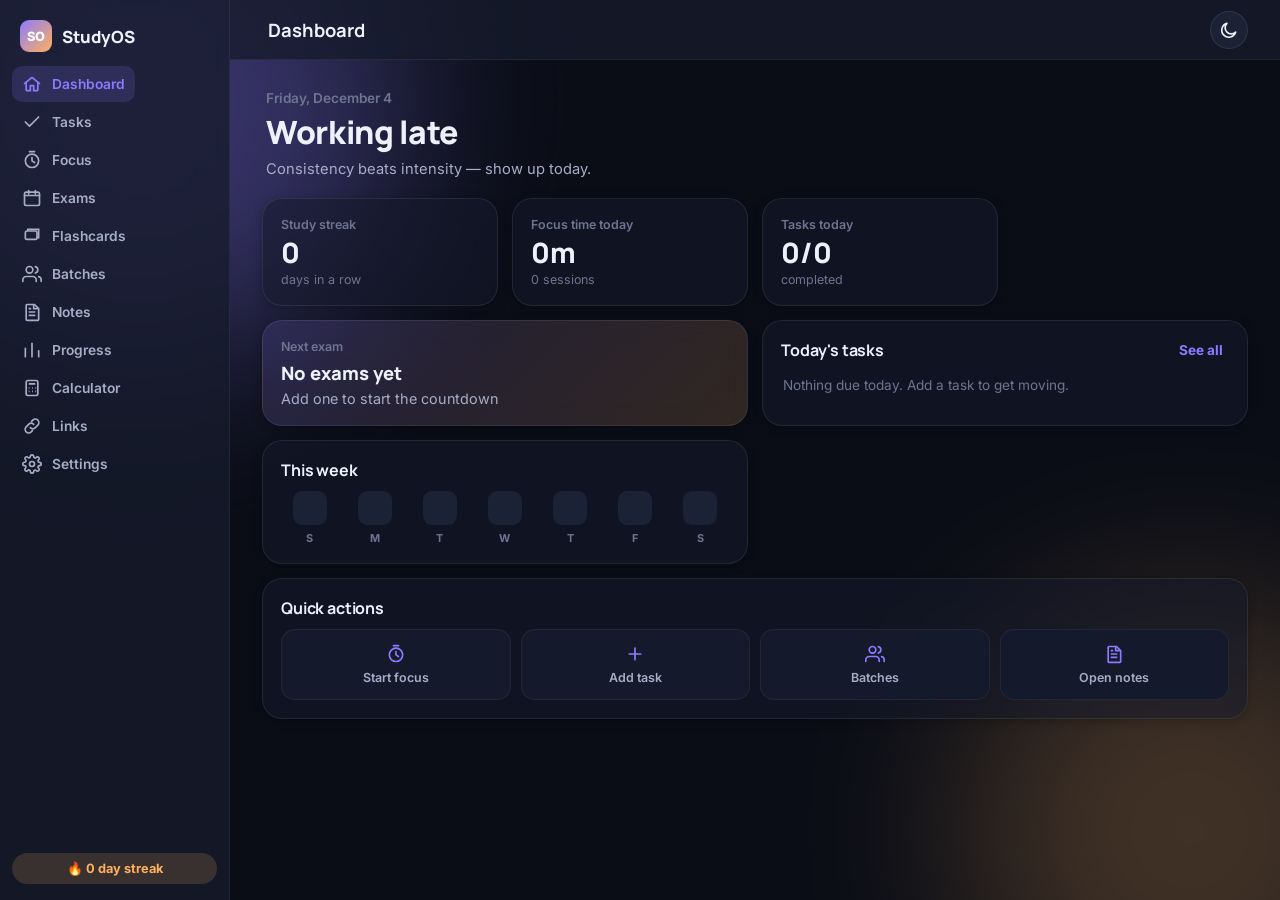
<file: index.html>
<!DOCTYPE html>
<html lang="en">
<head>
<meta charset="UTF-8" />
<meta name="viewport" content="width=device-width, initial-scale=1.0, viewport-fit=cover" />
<title>StudyOS — Your personal student command center</title>
<meta name="description" content="StudyOS: an all-in-one dashboard for students. Tasks, exams, focus timer, flashcards and progress, all in one place." />
<meta name="theme-color" content="#0B0E17" />
<link rel="manifest" href="manifest.webmanifest" />
<link rel="icon" href="assets/icons/icon-192.svg" />
<link rel="apple-touch-icon" href="assets/icons/icon-192.svg" />
<link rel="stylesheet" href="style.css" />
</head>
<body>

<div class="bg-field" aria-hidden="true">
  <div class="bg-glow bg-glow--a"></div>
  <div class="bg-glow bg-glow--b"></div>
</div>

<!-- ===================== DESKTOP SIDEBAR ===================== -->
<nav class="sidenav" aria-label="Primary">
  <div class="sidenav__brand">
    <span class="sidenav__mark">SO</span>
    <span class="sidenav__name">StudyOS</span>
  </div>
  <ul class="sidenav__list" id="sidenavList">
    <li><button class="sidenav__item is-active" data-route="dashboard"><svg class="icon"><use href="#i-home"/></svg><span>Dashboard</span></button></li>
    <li><button class="sidenav__item" data-route="tasks"><svg class="icon"><use href="#i-check"/></svg><span>Tasks</span></button></li>
    <li><button class="sidenav__item" data-route="focus"><svg class="icon"><use href="#i-timer"/></svg><span>Focus</span></button></li>
    <li><button class="sidenav__item" data-route="exams"><svg class="icon"><use href="#i-cal"/></svg><span>Exams</span></button></li>
    <li><button class="sidenav__item" data-route="flashcards"><svg class="icon"><use href="#i-cards"/></svg><span>Flashcards</span></button></li>
    <li><button class="sidenav__item" data-route="batches"><svg class="icon"><use href="#i-batch"/></svg><span>Batches</span></button></li>
    <li><button class="sidenav__item" data-route="notes"><svg class="icon"><use href="#i-notes"/></svg><span>Notes</span></button></li>
    <li><button class="sidenav__item" data-route="progress"><svg class="icon"><use href="#i-chart"/></svg><span>Progress</span></button></li>
    <li><button class="sidenav__item" data-route="calculator"><svg class="icon"><use href="#i-calc"/></svg><span>Calculator</span></button></li>
    <li><button class="sidenav__item" data-route="links"><svg class="icon"><use href="#i-link"/></svg><span>Links</span></button></li>
    <li><button class="sidenav__item" data-route="settings"><svg class="icon"><use href="#i-settings"/></svg><span>Settings</span></button></li>
  </ul>
  <div class="sidenav__foot">
    <div class="streak-pill" id="sideStreak">🔥 0 day streak</div>
  </div>
</nav>

<!-- ===================== MAIN ===================== -->
<main class="app" id="app">

  <header class="topbar">
    <button class="topbar__title" id="topbarTitle">Dashboard</button>
    <div class="topbar__actions">
      <button class="icon-btn" id="themeToggle" aria-label="Toggle theme" title="Toggle theme">
        <svg class="icon"><use href="#i-moon"/></svg>
      </button>
    </div>
  </header>

  <div class="view-scroll" id="viewScroll">

    <!-- ---------- DASHBOARD ---------- -->
    <section class="view" id="view-dashboard" data-view="dashboard">
      <div class="hero-greet">
        <p class="hero-greet__date" id="todayDate">—</p>
        <h1 class="hero-greet__title" id="greeting">Welcome back</h1>
        <p class="hero-greet__quote" id="motivation">Small steps, every day, win the year.</p>
      </div>

      <div class="grid grid--dash">
        <article class="card card--stat">
          <div class="card__label">Study streak</div>
          <div class="card__big" id="statStreak">0</div>
          <div class="card__sub">days in a row</div>
        </article>

        <article class="card card--stat">
          <div class="card__label">Focus time today</div>
          <div class="card__big" id="statFocusToday">0m</div>
          <div class="card__sub" id="statFocusSessions">0 sessions</div>
        </article>

        <article class="card card--stat">
          <div class="card__label">Tasks today</div>
          <div class="card__big" id="statTasksToday">0/0</div>
          <div class="card__sub">completed</div>
        </article>

        <article class="card card--exam" id="nextExamCard">
          <div class="card__label">Next exam</div>
          <div class="card__examname" id="nextExamName">No exams yet</div>
          <div class="card__countdown" id="nextExamCountdown">Add one to start the countdown</div>
        </article>

        <article class="card card--tasks">
          <div class="card__head">
            <h2>Today's tasks</h2>
            <button class="link-btn" data-route="tasks">See all</button>
          </div>
          <ul class="tasklist" id="dashTaskList"></ul>
          <p class="empty-note" id="dashTaskEmpty">Nothing due today. Add a task to get moving.</p>
        </article>

        <article class="card card--progress">
          <div class="card__head">
            <h2>This week</h2>
          </div>
          <div class="weekbar" id="weekBar"></div>
        </article>

        <article class="card card--quick">
          <div class="card__head"><h2>Quick actions</h2></div>
          <div class="quick-actions">
            <button class="quick-btn" data-quick="focus"><svg class="icon"><use href="#i-timer"/></svg>Start focus</button>
            <button class="quick-btn" data-quick="task"><svg class="icon"><use href="#i-plus"/></svg>Add task</button>
            <button class="quick-btn" data-quick="batches"><svg class="icon"><use href="#i-batch"/></svg>Batches</button>
            <button class="quick-btn" data-quick="notes"><svg class="icon"><use href="#i-notes"/></svg>Open notes</button>
          </div>
        </article>
      </div>
    </section>

    <!-- ---------- TASKS ---------- -->
    <section class="view" id="view-tasks" data-view="tasks" hidden>
      <div class="view-head">
        <h1>Tasks</h1>
        <button class="btn btn--primary" id="openTaskForm"><svg class="icon"><use href="#i-plus"/></svg>Add task</button>
      </div>

      <div class="filter-row" role="tablist" aria-label="Filter tasks">
        <button class="chip is-active" data-filter="all" role="tab" aria-selected="true">All</button>
        <button class="chip" data-filter="pending" role="tab" aria-selected="false">Pending</button>
        <button class="chip" data-filter="completed" role="tab" aria-selected="false">Completed</button>
      </div>

      <form class="panel-form" id="taskForm" hidden>
        <div class="field-row">
          <label class="field"><span>Task</span><input type="text" id="taskTitle" required maxlength="120" placeholder="e.g. Finish Physics worksheet" /></label>
        </div>
        <div class="field-row field-row--3">
          <label class="field"><span>Subject</span><input type="text" id="taskSubject" maxlength="40" placeholder="Physics" /></label>
          <label class="field"><span>Due date</span><input type="date" id="taskDue" /></label>
          <label class="field"><span>Priority</span>
            <select id="taskPriority">
              <option value="low">Low</option>
              <option value="medium" selected>Medium</option>
              <option value="high">High</option>
            </select>
          </label>
        </div>
        <div class="form-actions">
          <button type="button" class="btn btn--ghost" id="cancelTaskForm">Cancel</button>
          <button type="submit" class="btn btn--primary">Save task</button>
        </div>
      </form>

      <ul class="tasklist tasklist--full" id="fullTaskList"></ul>
      <div class="empty-state" id="taskEmptyState" hidden>
        <svg class="icon icon--xl"><use href="#i-check"/></svg>
        <p>No tasks here yet.</p>
        <button class="btn btn--primary" data-quick="task">Add your first task</button>
      </div>
    </section>

    <!-- ---------- FOCUS ---------- -->
    <section class="view" id="view-focus" data-view="focus" hidden>
      <div class="view-head"><h1>Focus</h1></div>

      <div class="focus-wrap">
        <div class="focus-modes" role="tablist" aria-label="Focus mode">
          <button class="chip is-active" data-mode="focus" role="tab" aria-selected="true">Focus</button>
          <button class="chip" data-mode="short" role="tab" aria-selected="false">Short break</button>
          <button class="chip" data-mode="long" role="tab" aria-selected="false">Long break</button>
        </div>

        <div class="timer-ring-wrap">
          <svg class="timer-ring" viewBox="0 0 220 220" aria-hidden="true">
            <circle class="timer-ring__track" cx="110" cy="110" r="98" />
            <circle class="timer-ring__progress" id="timerRingProgress" cx="110" cy="110" r="98" />
          </svg>
          <div class="timer-center">
            <div class="timer-time" id="timerDisplay">25:00</div>
            <div class="timer-session" id="timerSessionLabel">Session 1</div>
          </div>
        </div>

        <div class="timer-controls">
          <button class="icon-btn icon-btn--lg" id="timerReset" aria-label="Reset"><svg class="icon"><use href="#i-reset"/></svg></button>
          <button class="btn btn--primary btn--round" id="timerStartPause">Start</button>
          <button class="icon-btn icon-btn--lg" id="timerSkip" aria-label="Skip"><svg class="icon"><use href="#i-skip"/></svg></button>
        </div>

        <div class="focus-stats">
          <div><span id="focusSessionsToday">0</span><small>Sessions today</small></div>
          <div><span id="focusMinutesToday">0</span><small>Minutes today</small></div>
        </div>

        <details class="focus-settings">
          <summary>Customize durations</summary>
          <div class="field-row field-row--3">
            <label class="field"><span>Focus (min)</span><input type="number" id="durFocus" min="1" max="180" value="25" /></label>
            <label class="field"><span>Short break (min)</span><input type="number" id="durShort" min="1" max="60" value="5" /></label>
            <label class="field"><span>Long break (min)</span><input type="number" id="durLong" min="1" max="90" value="15" /></label>
          </div>
          <label class="field field--inline"><input type="checkbox" id="durSound" checked /><span>Play sound when a session ends</span></label>
        </details>
      </div>
    </section>

    <!-- ---------- EXAMS ---------- -->
    <section class="view" id="view-exams" data-view="exams" hidden>
      <div class="view-head">
        <h1>Exams</h1>
        <button class="btn btn--primary" id="openExamForm"><svg class="icon"><use href="#i-plus"/></svg>Add exam</button>
      </div>

      <form class="panel-form" id="examForm" hidden>
        <div class="field-row field-row--3">
          <label class="field"><span>Exam name</span><input type="text" id="examName" required maxlength="80" placeholder="Unit Test 2" /></label>
          <label class="field"><span>Subject</span><input type="text" id="examSubject" maxlength="40" placeholder="Mathematics" /></label>
          <label class="field"><span>Date</span><input type="datetime-local" id="examDate" required /></label>
        </div>
        <div class="form-actions">
          <button type="button" class="btn btn--ghost" id="cancelExamForm">Cancel</button>
          <button type="submit" class="btn btn--primary">Save exam</button>
        </div>
      </form>

      <div class="grid grid--exams" id="examGrid"></div>
      <div class="empty-state" id="examEmptyState" hidden>
        <svg class="icon icon--xl"><use href="#i-cal"/></svg>
        <p>No exams scheduled.</p>
        <button class="btn btn--primary" data-quick="exam">Add your first exam</button>
      </div>
    </section>

    <!-- ---------- FLASHCARDS ---------- -->
    <section class="view" id="view-flashcards" data-view="flashcards" hidden>
      <div class="view-head">
        <h1>Flashcards</h1>
        <button class="btn btn--primary" id="openCardForm"><svg class="icon"><use href="#i-plus"/></svg>Add card</button>
      </div>

      <form class="panel-form" id="cardForm" hidden>
        <div class="field-row field-row--3">
          <label class="field"><span>Category</span><input type="text" id="cardCategory" maxlength="40" placeholder="Biology" /></label>
        </div>
        <div class="field-row">
          <label class="field"><span>Front</span><textarea id="cardFront" required maxlength="300" rows="2" placeholder="What is osmosis?"></textarea></label>
        </div>
        <div class="field-row">
          <label class="field"><span>Back</span><textarea id="cardBack" required maxlength="300" rows="2" placeholder="Movement of water across a membrane..."></textarea></label>
        </div>
        <div class="form-actions">
          <button type="button" class="btn btn--ghost" id="cancelCardForm">Cancel</button>
          <button type="submit" class="btn btn--primary">Save card</button>
        </div>
      </form>

      <div class="deck-select-row" id="deckSelectRow"></div>

      <div class="deck-wrap" id="deckWrap">
        <button class="deck-nav" id="cardPrev" aria-label="Previous card"><svg class="icon"><use href="#i-chevleft"/></svg></button>

        <div class="flashcard" id="flashcard" tabindex="0" role="button" aria-label="Flip card">
          <div class="flashcard__inner" id="flashcardInner">
            <div class="flashcard__face flashcard__face--front">
              <span class="flashcard__tag" id="cardTagFront"></span>
              <p id="cardFrontText">Add a flashcard to start revising</p>
            </div>
            <div class="flashcard__face flashcard__face--back">
              <span class="flashcard__tag" id="cardTagBack"></span>
              <p id="cardBackText"></p>
            </div>
          </div>
        </div>

        <button class="deck-nav" id="cardNext" aria-label="Next card"><svg class="icon"><use href="#i-chevright"/></svg></button>
      </div>
      <div class="deck-footer">
        <span id="cardPosition">0 / 0</span>
        <button class="btn btn--danger-ghost" id="deleteCard" hidden>Delete this card</button>
      </div>
    </section>

    <!-- ---------- BATCHES ---------- -->
    <section class="view" id="view-batches" data-view="batches" hidden>
      <div class="view-head"><h1>Batches</h1></div>
      <article class="card card--notes">
        <svg class="icon icon--xl"><use href="#i-batch"/></svg>
        <h2>Access Batches</h2>
        <p>Access your enrolled batches, live lectures, schedule, and course materials across platforms.</p>
        <a class="btn btn--primary" id="nwBatchesLink" href="batches.html" target="_blank" rel="noopener noreferrer">Open Batches</a>
        <p class="tiny-note">Opens in a new tab. Choose between Study Fox and mscilearn.</p>
      </article>
    </section>

    <!-- ---------- NOTES ---------- -->
    <section class="view" id="view-notes" data-view="notes" hidden>
      <div class="view-head"><h1>Notes</h1></div>
      <article class="card card--notes">
        <svg class="icon icon--xl"><use href="#i-notes"/></svg>
        <h2>NW Notes</h2>
        <p>Access your study notes and resources.</p>
        <a class="btn btn--primary" id="nwNotesLink" href="https://nw.voxelgrid.in" target="_blank" rel="noopener noreferrer">Open NW Notes</a>
        <p class="tiny-note">Opens in a new tab. StudyOS does not store notes itself — NW Notes is the source of truth.</p>
      </article>
    </section>

    <!-- ---------- PROGRESS ---------- -->
    <section class="view" id="view-progress" data-view="progress" hidden>
      <div class="view-head"><h1>Progress</h1></div>
      <div class="grid grid--dash">
        <article class="card card--stat"><div class="card__label">Focus sessions</div><div class="card__big" id="pSessions">0</div><div class="card__sub">all time</div></article>
        <article class="card card--stat"><div class="card__label">Total focus time</div><div class="card__big" id="pFocusTime">0h 0m</div><div class="card__sub">all time</div></article>
        <article class="card card--stat"><div class="card__label">Tasks completed</div><div class="card__big" id="pTasks">0</div><div class="card__sub">all time</div></article>
        <article class="card card--stat"><div class="card__label">Current streak</div><div class="card__big" id="pStreak">0</div><div class="card__sub">days</div></article>
        <article class="card card--stat"><div class="card__label">Best streak</div><div class="card__big" id="pBestStreak">0</div><div class="card__sub">days</div></article>
        <article class="card card--stat"><div class="card__label">Exams tracked</div><div class="card__big" id="pExams">0</div><div class="card__sub">all time</div></article>
      </div>
      <article class="card card--progress" style="margin-top:16px">
        <div class="card__head"><h2>Weekly activity</h2></div>
        <div class="weekbar" id="weekBarFull"></div>
      </article>
    </section>

    <!-- ---------- CALCULATOR ---------- -->
    <section class="view" id="view-calculator" data-view="calculator" hidden>
      <div class="view-head"><h1>Calculator</h1></div>
      <div class="calc">
        <div class="calc__screen">
          <div class="calc__expr" id="calcExpr">&nbsp;</div>
          <div class="calc__result" id="calcResult">0</div>
        </div>
        <div class="calc__grid" id="calcGrid">
          <button class="calc__key calc__key--fn" data-k="clear">AC</button>
          <button class="calc__key calc__key--fn" data-k="back">⌫</button>
          <button class="calc__key calc__key--fn" data-k="(">(</button>
          <button class="calc__key calc__key--fn" data-k=")">)</button>

          <button class="calc__key calc__key--fn" data-k="sqrt">√</button>
          <button class="calc__key calc__key--fn" data-k="^">xʸ</button>
          <button class="calc__key calc__key--fn" data-k="%">%</button>
          <button class="calc__key calc__key--op" data-k="/">÷</button>

          <button class="calc__key" data-k="7">7</button>
          <button class="calc__key" data-k="8">8</button>
          <button class="calc__key" data-k="9">9</button>
          <button class="calc__key calc__key--op" data-k="*">×</button>

          <button class="calc__key" data-k="4">4</button>
          <button class="calc__key" data-k="5">5</button>
          <button class="calc__key" data-k="6">6</button>
          <button class="calc__key calc__key--op" data-k="-">−</button>

          <button class="calc__key" data-k="1">1</button>
          <button class="calc__key" data-k="2">2</button>
          <button class="calc__key" data-k="3">3</button>
          <button class="calc__key calc__key--op" data-k="+">+</button>

          <button class="calc__key calc__key--wide" data-k="0">0</button>
          <button class="calc__key" data-k=".">.</button>
          <button class="calc__key calc__key--eq" data-k="=">=</button>
        </div>
      </div>
    </section>

    <!-- ---------- LINKS ---------- -->
    <section class="view" id="view-links" data-view="links" hidden>
      <div class="view-head"><h1>Useful links</h1></div>
      <div class="grid grid--links">
        <a class="card card--link" href="batches.html" target="_blank" rel="noopener noreferrer">
          <svg class="icon icon--lg"><use href="#i-batch"/></svg>
          <h3>Batches</h3><p>Your enrolled batches and class schedule</p>
        </a>
        <a class="card card--link" href="https://nw.voxelgrid.in" target="_blank" rel="noopener noreferrer">
          <svg class="icon icon--lg"><use href="#i-notes"/></svg>
          <h3>NW Notes</h3><p>Your class notes and resources</p>
        </a>
        <a class="card card--link" href="https://ncert.nic.in" target="_blank" rel="noopener noreferrer">
          <svg class="icon icon--lg"><use href="#i-link"/></svg>
          <h3>NCERT</h3><p>Official textbooks and syllabus</p>
        </a>
        <a class="card card--link" href="https://www.cbse.gov.in" target="_blank" rel="noopener noreferrer">
          <svg class="icon icon--lg"><use href="#i-link"/></svg>
          <h3>CBSE</h3><p>Board circulars and updates</p>
        </a>
        <a class="card card--link" href="https://diksha.gov.in" target="_blank" rel="noopener noreferrer">
          <svg class="icon icon--lg"><use href="#i-link"/></svg>
          <h3>DIKSHA</h3><p>Government learning platform</p>
        </a>
      </div>
    </section>

    <!-- ---------- SETTINGS ---------- -->
    <section class="view" id="view-settings" data-view="settings" hidden>
      <div class="view-head"><h1>Settings</h1></div>

      <article class="card">
        <div class="card__head"><h2>Appearance</h2></div>
        <label class="field field--inline"><input type="checkbox" id="settingsThemeSwitch" /><span>Light mode</span></label>
      </article>

      <article class="card">
        <div class="card__head"><h2>Notifications</h2></div>
        <p class="tiny-note" id="notifStatus">Not enabled yet.</p>
        <button class="btn btn--ghost" id="enableNotifs">Enable notifications</button>
      </article>

      <article class="card">
        <div class="card__head"><h2>Data</h2></div>
        <p class="tiny-note">Everything is stored only in this browser, on this device.</p>
        <button class="btn btn--danger-ghost" id="resetData">Reset all StudyOS data</button>
      </article>

      <article class="card card--privacy">
        <div class="card__head"><h2>Privacy</h2></div>
        <ul class="privacy-list">
          <li>StudyOS does not require an account.</li>
          <li>Tasks, exams, flashcards and preferences you create are stored locally in your browser.</li>
          <li>No personal information is intentionally collected by the application.</li>
          <li>External links such as NW Notes and NW Batches may have their own privacy policies.</li>
        </ul>
      </article>
    </section>

  </div>

  <!-- ===================== MOBILE BOTTOM NAV ===================== -->
  <nav class="bottomnav" aria-label="Primary">
    <button class="bottomnav__item is-active" data-route="dashboard"><svg class="icon"><use href="#i-home"/></svg><span>Home</span></button>
    <button class="bottomnav__item" data-route="tasks"><svg class="icon"><use href="#i-check"/></svg><span>Tasks</span></button>
    <button class="bottomnav__item" data-route="focus"><svg class="icon"><use href="#i-timer"/></svg><span>Focus</span></button>
    <button class="bottomnav__item" data-route="flashcards"><svg class="icon"><use href="#i-cards"/></svg><span>Cards</span></button>
    <button class="bottomnav__item" data-route="more"><svg class="icon"><use href="#i-more"/></svg><span>More</span></button>
  </nav>

  <!-- MORE sheet for mobile -->
  <div class="sheet-backdrop" id="moreSheetBackdrop" hidden></div>
  <div class="sheet" id="moreSheet" hidden>
    <div class="sheet__handle"></div>
    <button class="sheet__item" data-route="exams"><svg class="icon"><use href="#i-cal"/></svg>Exams</button>
    <button class="sheet__item" data-route="batches"><svg class="icon"><use href="#i-batch"/></svg>Batches</button>
    <button class="sheet__item" data-route="notes"><svg class="icon"><use href="#i-notes"/></svg>Notes</button>
    <button class="sheet__item" data-route="progress"><svg class="icon"><use href="#i-chart"/></svg>Progress</button>
    <button class="sheet__item" data-route="calculator"><svg class="icon"><use href="#i-calc"/></svg>Calculator</button>
    <button class="sheet__item" data-route="links"><svg class="icon"><use href="#i-link"/></svg>Links</button>
    <button class="sheet__item" data-route="settings"><svg class="icon"><use href="#i-settings"/></svg>Settings</button>
  </div>

</main>

<!-- Toast -->
<div class="toast-stack" id="toastStack" aria-live="polite"></div>

<!-- Confirm dialog -->
<div class="confirm-backdrop" id="confirmBackdrop" hidden>
  <div class="confirm-box" role="alertdialog" aria-modal="true">
    <p id="confirmMessage">Are you sure?</p>
    <div class="form-actions">
      <button class="btn btn--ghost" id="confirmCancel">Cancel</button>
      <button class="btn btn--danger" id="confirmOk">Delete</button>
    </div>
  </div>
</div>

<!-- SVG sprite -->
<svg width="0" height="0" style="position:absolute" aria-hidden="true">
  <defs>
    <symbol id="i-home" viewBox="0 0 24 24"><path fill="none" stroke="currentColor" stroke-width="2" stroke-linecap="round" stroke-linejoin="round" d="M3 11.5 12 4l9 7.5"/><path fill="none" stroke="currentColor" stroke-width="2" stroke-linecap="round" stroke-linejoin="round" d="M5 10v9a1 1 0 0 0 1 1h4v-6h4v6h4a1 1 0 0 0 1-1v-9"/></symbol>
    <symbol id="i-check" viewBox="0 0 24 24"><path fill="none" stroke="currentColor" stroke-width="2" stroke-linecap="round" stroke-linejoin="round" d="m4 12 5 5L20 6"/></symbol>
    <symbol id="i-timer" viewBox="0 0 24 24"><circle cx="12" cy="13" r="8" fill="none" stroke="currentColor" stroke-width="2"/><path fill="none" stroke="currentColor" stroke-width="2" stroke-linecap="round" d="M12 9v4l3 2M9 2h6"/></symbol>
    <symbol id="i-cal" viewBox="0 0 24 24"><rect x="3" y="5" width="18" height="16" rx="2" fill="none" stroke="currentColor" stroke-width="2"/><path fill="none" stroke="currentColor" stroke-width="2" stroke-linecap="round" d="M3 9h18M8 3v4M16 3v4"/></symbol>
    <symbol id="i-cards" viewBox="0 0 24 24"><rect x="4" y="6" width="14" height="10" rx="2" fill="none" stroke="currentColor" stroke-width="2"/><path fill="none" stroke="currentColor" stroke-width="2" d="M7 6V4h13v10h-2"/></symbol>
    <symbol id="i-batch" viewBox="0 0 24 24"><path fill="none" stroke="currentColor" stroke-width="2" stroke-linecap="round" stroke-linejoin="round" d="M17 21v-2a4 4 0 0 0-4-4H5a4 4 0 0 0-4 4v2"/><circle cx="9" cy="7" r="4" fill="none" stroke="currentColor" stroke-width="2"/><path fill="none" stroke="currentColor" stroke-width="2" stroke-linecap="round" stroke-linejoin="round" d="M23 21v-2a4 4 0 0 0-3-3.87M16 3.13a4 4 0 0 1 0 7.75"/></symbol>
    <symbol id="i-notes" viewBox="0 0 24 24"><path fill="none" stroke="currentColor" stroke-width="2" stroke-linejoin="round" d="M6 3h9l5 5v13a1 1 0 0 1-1 1H6a1 1 0 0 1-1-1V4a1 1 0 0 1 1-1Z"/><path fill="none" stroke="currentColor" stroke-width="2" d="M14 3v5h5M8 12h8M8 16h8M8 8h3"/></symbol>
    <symbol id="i-chart" viewBox="0 0 24 24"><path fill="none" stroke="currentColor" stroke-width="2" stroke-linecap="round" d="M4 20V10M12 20V4M20 20v-7"/></symbol>
    <symbol id="i-calc" viewBox="0 0 24 24"><rect x="5" y="3" width="14" height="18" rx="2" fill="none" stroke="currentColor" stroke-width="2"/><path fill="none" stroke="currentColor" stroke-width="2" d="M8 7h8M8 12h1M12 12h1M16 12h1M8 16h1M12 16h1M16 16h1"/></symbol>
    <symbol id="i-link" viewBox="0 0 24 24"><path fill="none" stroke="currentColor" stroke-width="2" stroke-linecap="round" d="M10 14a4 4 0 0 0 6 0l3-3a4 4 0 0 0-6-6l-1.5 1.5"/><path fill="none" stroke="currentColor" stroke-width="2" stroke-linecap="round" d="M14 10a4 4 0 0 0-6 0l-3 3a4 4 0 0 0 6 6l1.5-1.5"/></symbol>
    <symbol id="i-settings" viewBox="0 0 24 24"><circle cx="12" cy="12" r="3" fill="none" stroke="currentColor" stroke-width="2"/><path fill="none" stroke="currentColor" stroke-width="2" d="M19.4 15a1.7 1.7 0 0 0 .3 1.9l.1.1a2 2 0 1 1-2.8 2.8l-.1-.1a1.7 1.7 0 0 0-1.9-.3 1.7 1.7 0 0 0-1 1.5V21a2 2 0 1 1-4 0v-.1a1.7 1.7 0 0 0-1-1.6 1.7 1.7 0 0 0-1.9.3l-.1.1a2 2 0 1 1-2.8-2.8l.1-.1a1.7 1.7 0 0 0 .3-1.9 1.7 1.7 0 0 0-1.5-1H3a2 2 0 1 1 0-4h.1a1.7 1.7 0 0 0 1.6-1 1.7 1.7 0 0 0-.3-1.9l-.1-.1a2 2 0 1 1 2.8-2.8l.1.1a1.7 1.7 0 0 0 1.9.3H9a1.7 1.7 0 0 0 1-1.5V3a2 2 0 1 1 4 0v.1a1.7 1.7 0 0 0 1 1.5 1.7 1.7 0 0 0 1.9-.3l.1-.1a2 2 0 1 1 2.8 2.8l-.1.1a1.7 1.7 0 0 0-.3 1.9V9a1.7 1.7 0 0 0 1.5 1H21a2 2 0 1 1 0 4h-.1a1.7 1.7 0 0 0-1.5 1Z"/></symbol>
    <symbol id="i-plus" viewBox="0 0 24 24"><path fill="none" stroke="currentColor" stroke-width="2" stroke-linecap="round" d="M12 5v14M5 12h14"/></symbol>
    <symbol id="i-more" viewBox="0 0 24 24"><circle cx="5" cy="12" r="1.6" fill="currentColor"/><circle cx="12" cy="12" r="1.6" fill="currentColor"/><circle cx="19" cy="12" r="1.6" fill="currentColor"/></symbol>
    <symbol id="i-moon" viewBox="0 0 24 24"><path fill="none" stroke="currentColor" stroke-width="2" stroke-linejoin="round" d="M20 14.5A8.5 8.5 0 1 1 9.5 4a7 7 0 0 0 10.5 10.5Z"/></symbol>
    <symbol id="i-reset" viewBox="0 0 24 24"><path fill="none" stroke="currentColor" stroke-width="2" stroke-linecap="round" stroke-linejoin="round" d="M3 12a9 9 0 1 1 3 6.7M3 12V6M3 12h6"/></symbol>
    <symbol id="i-skip" viewBox="0 0 24 24"><path fill="none" stroke="currentColor" stroke-width="2" stroke-linecap="round" stroke-linejoin="round" d="M5 5v14l11-7Z"/><path fill="none" stroke="currentColor" stroke-width="2" stroke-linecap="round" d="M19 5v14"/></symbol>
    <symbol id="i-chevleft" viewBox="0 0 24 24"><path fill="none" stroke="currentColor" stroke-width="2" stroke-linecap="round" stroke-linejoin="round" d="M15 6l-6 6 6 6"/></symbol>
    <symbol id="i-chevright" viewBox="0 0 24 24"><path fill="none" stroke="currentColor" stroke-width="2" stroke-linecap="round" stroke-linejoin="round" d="M9 6l6 6-6 6"/></symbol>
    <symbol id="i-trash" viewBox="0 0 24 24"><path fill="none" stroke="currentColor" stroke-width="2" stroke-linecap="round" stroke-linejoin="round" d="M4 7h16M9 7V5a1 1 0 0 1 1-1h4a1 1 0 0 1 1 1v2m-8 0 1 13a1 1 0 0 0 1 1h6a1 1 0 0 0 1-1l1-13"/></symbol>
  </defs>
</svg>

<script src="app.js"></script>
</body>
</html>
</file>
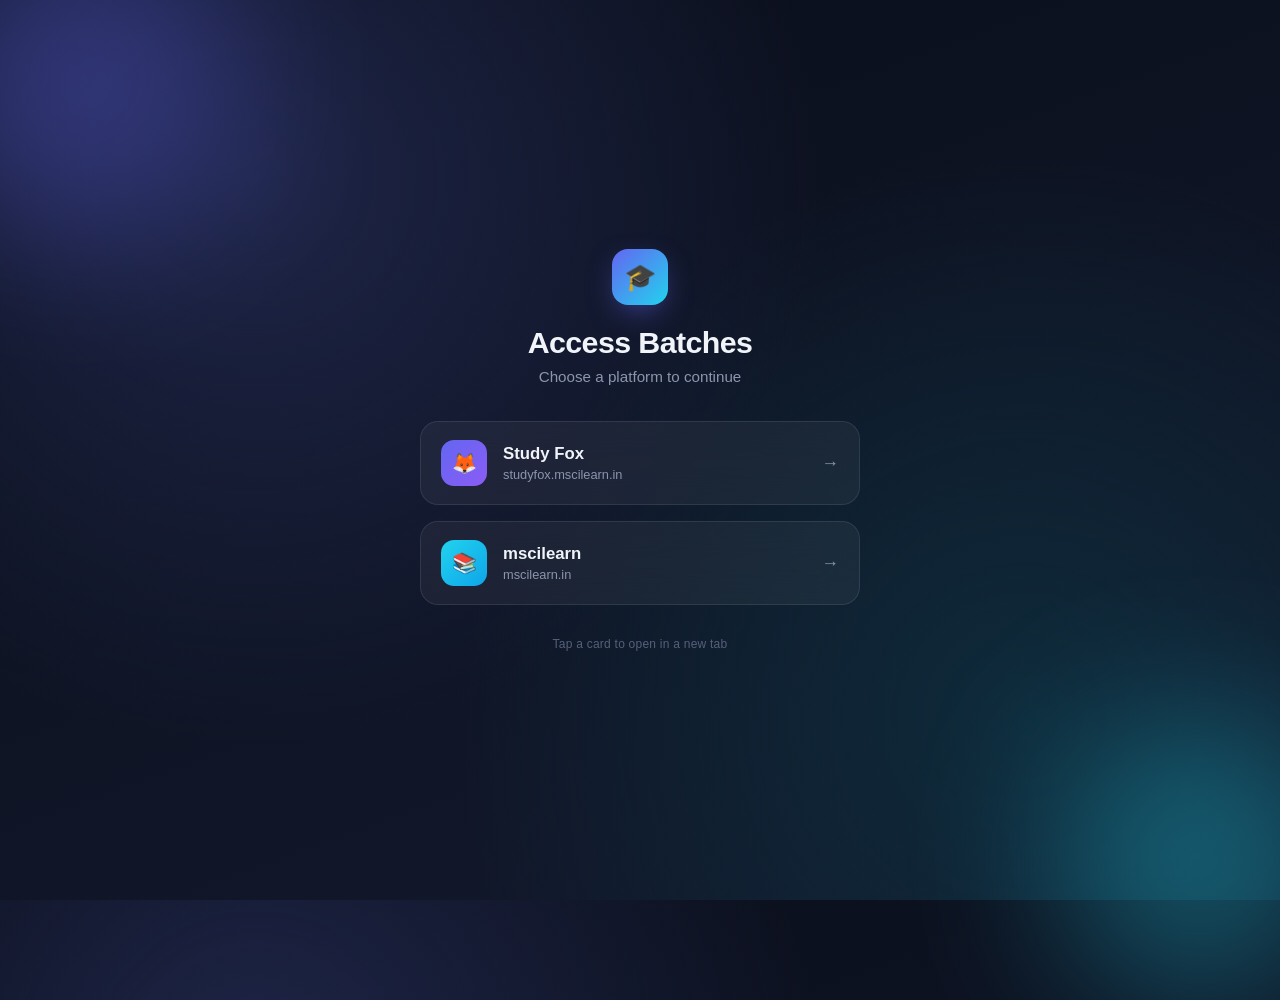
<file: batches.html>
<!DOCTYPE html>
<html lang="en">
<head>
<meta charset="UTF-8">
<meta name="viewport" content="width=device-width, initial-scale=1.0">
<title>Access Batches</title>
<style>
  * { box-sizing: border-box; margin: 0; padding: 0; }

  :root {
    --bg1: #0a0e1a;
    --bg2: #131a2e;
    --accent: #6366f1;
    --accent2: #22d3ee;
    --text: #f1f5f9;
    --muted: #8b96ad;
  }

  html, body { height: 100%; }

  body {
    min-height: 100vh;
    display: flex;
    align-items: center;
    justify-content: center;
    background: radial-gradient(circle at 20% 20%, #1e2547 0%, transparent 45%),
                radial-gradient(circle at 80% 80%, #0e2a3a 0%, transparent 45%),
                linear-gradient(160deg, var(--bg1), var(--bg2));
    font-family: 'Segoe UI', 'Inter', Arial, sans-serif;
    padding: 24px;
    overflow: hidden;
    position: relative;
  }

  .blob {
    position: absolute;
    border-radius: 50%;
    filter: blur(80px);
    opacity: 0.35;
    z-index: 0;
    animation: float 12s ease-in-out infinite;
  }
  .blob1 { width: 320px; height: 320px; background: var(--accent); top: -80px; left: -80px; }
  .blob2 { width: 280px; height: 280px; background: var(--accent2); bottom: -100px; right: -60px; animation-delay: -6s; }
  @keyframes float {
    0%, 100% { transform: translate(0, 0) scale(1); }
    50% { transform: translate(30px, -20px) scale(1.08); }
  }

  .wrap {
    position: relative;
    z-index: 1;
    width: 100%;
    max-width: 440px;
    text-align: center;
    animation: rise 0.7s ease;
  }
  @keyframes rise {
    from { opacity: 0; transform: translateY(18px); }
    to { opacity: 1; transform: translateY(0); }
  }

  .logo-badge {
    width: 56px; height: 56px;
    margin: 0 auto 20px;
    border-radius: 16px;
    background: linear-gradient(135deg, var(--accent), var(--accent2));
    display: flex;
    align-items: center;
    justify-content: center;
    font-size: 26px;
    box-shadow: 0 10px 30px -8px rgba(99, 102, 241, 0.6);
  }

  h1 {
    color: var(--text);
    font-size: 1.9rem;
    font-weight: 700;
    letter-spacing: -0.02em;
    margin-bottom: 8px;
  }
  p.sub { color: var(--muted); margin-bottom: 36px; font-size: 0.95rem; }

  .options { display: flex; flex-direction: column; gap: 16px; }

  .card {
    position: relative;
    display: flex;
    align-items: center;
    gap: 16px;
    text-decoration: none;
    text-align: left;
    background: rgba(255, 255, 255, 0.05);
    backdrop-filter: blur(18px);
    -webkit-backdrop-filter: blur(18px);
    border: 1px solid rgba(255, 255, 255, 0.09);
    border-radius: 18px;
    padding: 18px 20px;
    overflow: hidden;
    transition: transform 0.25s cubic-bezier(.2,.8,.2,1), border-color 0.25s, background 0.25s;
  }
  .card::before {
    content: "";
    position: absolute;
    inset: 0;
    background: linear-gradient(120deg, transparent, rgba(255,255,255,0.06), transparent);
    transform: translateX(-100%);
    transition: transform 0.6s ease;
  }
  .card:hover::before { transform: translateX(100%); }
  .card:hover {
    transform: translateY(-4px);
    border-color: rgba(99, 102, 241, 0.5);
    background: rgba(255, 255, 255, 0.08);
  }
  .card:active { transform: translateY(-1px) scale(0.99); }

  .icon {
    flex-shrink: 0;
    width: 46px; height: 46px;
    border-radius: 13px;
    display: flex;
    align-items: center;
    justify-content: center;
    font-size: 20px;
  }
  .icon-1 { background: linear-gradient(135deg, #6366f1, #8b5cf6); }
  .icon-2 { background: linear-gradient(135deg, #22d3ee, #0ea5e9); }

  .info { flex: 1; min-width: 0; }
  .name { color: var(--text); font-size: 1.05rem; font-weight: 600; margin-bottom: 3px; }
  .url { color: var(--muted); font-size: 0.8rem; word-break: break-all; }

  .arrow { color: var(--muted); font-size: 1.1rem; transition: transform 0.25s, color 0.25s; }
  .card:hover .arrow { transform: translateX(4px); color: var(--accent2); }

  footer { margin-top: 32px; color: #56607a; font-size: 0.75rem; letter-spacing: 0.02em; }
</style>
</head>
<body>
  <div class="blob blob1"></div>
  <div class="blob blob2"></div>

  <div class="wrap">
    <div class="logo-badge">🎓</div>
    <h1>Access Batches</h1>
    <p class="sub">Choose a platform to continue</p>

    <div class="options">
      <a class="card" href="https://studyfox.mscilearn.in" target="_blank" rel="noopener">
        <div class="icon icon-1">🦊</div>
        <div class="info">
          <div class="name">Study Fox</div>
          <div class="url">studyfox.mscilearn.in</div>
        </div>
        <div class="arrow">→</div>
      </a>

      <a class="card" href="https://mscilearn.in" target="_blank" rel="noopener">
        <div class="icon icon-2">📚</div>
        <div class="info">
          <div class="name">mscilearn</div>
          <div class="url">mscilearn.in</div>
        </div>
        <div class="arrow">→</div>
      </a>
    </div>

    <footer>Tap a card to open in a new tab</footer>
  </div>
</body>
</html>
</file>
<file: style.css>
/* =========================================================
   StudyOS — design tokens
   Palette: deep navy/ink base, violet + amber dual accent
   Type: 'Manrope' (display/UI) + 'Inter' fallback stack
   ========================================================= */

@import url('https://fonts.googleapis.com/css2?family=Manrope:wght@500;600;700;800&family=Inter:wght@400;500;600&display=swap');

:root{
  --ink-950:#0a0d16;
  --ink-900:#0e1220;
  --ink-800:#141a2b;
  --ink-700:#1b2236;
  --ink-600:#252e46;
  --line:rgba(255,255,255,0.09);
  --line-soft:rgba(255,255,255,0.06);

  --text-1:#eef1fb;
  --text-2:#a6adc7;
  --text-3:#6d7591;

  --violet:#8b7bff;
  --violet-soft:rgba(139,123,255,0.16);
  --amber:#ffb15c;
  --amber-soft:rgba(255,177,92,0.16);
  --green:#5fe3a6;
  --red:#ff7a7a;

  --glass-bg:rgba(22,27,44,0.55);
  --glass-bg-strong:rgba(22,27,44,0.78);
  --glass-border:rgba(255,255,255,0.08);

  --radius-lg:20px;
  --radius-md:14px;
  --radius-sm:10px;

  --shadow-1:0 8px 30px rgba(0,0,0,0.35);
  --shadow-2:0 2px 10px rgba(0,0,0,0.25);

  --font-display:'Manrope', 'Inter', system-ui, sans-serif;
  --font-body:'Inter', 'Manrope', system-ui, sans-serif;

  --topbar-h:60px;
  --bottomnav-h:64px;
  --sidenav-w:230px;

  color-scheme: dark;
}

html[data-theme="light"]{
  --ink-950:#f3f4fb;
  --ink-900:#ffffff;
  --ink-800:#f7f8fd;
  --ink-700:#eef0fa;
  --ink-600:#e3e6f6;
  --line:rgba(20,20,40,0.09);
  --line-soft:rgba(20,20,40,0.06);

  --text-1:#191b2c;
  --text-2:#565b78;
  --text-3:#8b90ac;

  --glass-bg:rgba(255,255,255,0.68);
  --glass-bg-strong:rgba(255,255,255,0.86);
  --glass-border:rgba(20,20,40,0.08);

  --shadow-1:0 8px 30px rgba(30,30,60,0.10);
  --shadow-2:0 2px 10px rgba(30,30,60,0.08);
  color-scheme: light;
}

*,*::before,*::after{box-sizing:border-box;}
[hidden]{display:none !important;}
html,body{height:100%;}
body{
  margin:0;
  font-family:var(--font-body);
  background:var(--ink-950);
  color:var(--text-1);
  -webkit-font-smoothing:antialiased;
  overflow-x:hidden;
}
h1,h2,h3{font-family:var(--font-display); margin:0; letter-spacing:-0.01em;}
p{margin:0;}
ul{list-style:none;margin:0;padding:0;}
a{color:inherit;text-decoration:none;}
button{font-family:inherit;color:inherit;background:none;border:none;cursor:pointer;}
input,select,textarea{font-family:inherit;color:var(--text-1);}
::selection{background:var(--violet-soft);}

@media (prefers-reduced-motion: reduce){
  *{animation-duration:0.001ms !important; transition-duration:0.001ms !important;}
}

/* ---------------- background field ---------------- */
.bg-field{position:fixed; inset:0; z-index:-1; overflow:hidden; background:var(--ink-950);}
.bg-glow{position:absolute; border-radius:50%; filter:blur(90px); opacity:0.35;}
.bg-glow--a{width:520px; height:520px; background:var(--violet); top:-160px; left:-120px; animation:drift1 26s ease-in-out infinite;}
.bg-glow--b{width:460px; height:460px; background:var(--amber); bottom:-160px; right:-140px; opacity:0.22; animation:drift2 30s ease-in-out infinite;}
html[data-theme="light"] .bg-glow{opacity:0.18;}
@keyframes drift1{0%,100%{transform:translate(0,0);}50%{transform:translate(40px,50px);}}
@keyframes drift2{0%,100%{transform:translate(0,0);}50%{transform:translate(-30px,-40px);}}

/* ---------------- icon ---------------- */
.icon{width:20px; height:20px; display:inline-block; vertical-align:middle;}
.icon--lg{width:28px; height:28px;}
.icon--xl{width:40px; height:40px; color:var(--text-3);}

/* ---------------- layout shell ---------------- */
.app{
  min-height:100%;
  display:flex;
  flex-direction:column;
}

.topbar{
  height:var(--topbar-h);
  display:flex; align-items:center; justify-content:space-between;
  padding:0 16px;
  position:sticky; top:0; z-index:20;
  background:var(--glass-bg-strong);
  backdrop-filter:blur(16px);
  -webkit-backdrop-filter:blur(16px);
  border-bottom:1px solid var(--line-soft);
}
.topbar__title{font-family:var(--font-display); font-weight:700; font-size:1.05rem; cursor:default;}
.topbar__actions{display:flex; gap:8px;}

.icon-btn{
  width:38px; height:38px; border-radius:50%;
  display:flex; align-items:center; justify-content:center;
  background:var(--ink-700); border:1px solid var(--line);
  transition:transform .15s ease, background .15s ease;
}
.icon-btn:hover{background:var(--ink-600);}
.icon-btn:active{transform:scale(0.92);}
.icon-btn--lg{width:52px; height:52px;}

.view-scroll{
  flex:1;
  padding:16px 16px calc(var(--bottomnav-h) + 28px);
  max-width:1080px;
  width:100%;
  margin:0 auto;
}

.view-head{
  display:flex; align-items:center; justify-content:space-between;
  margin-bottom:14px;
}
.view-head h1{font-size:1.5rem; font-weight:800;}

/* ---------------- sidenav (desktop) ---------------- */
.sidenav{display:none;}

/* ---------------- bottom nav (mobile) ---------------- */
.bottomnav{
  position:fixed; left:0; right:0; bottom:0; z-index:30;
  height:var(--bottomnav-h);
  display:flex;
  background:var(--glass-bg-strong);
  backdrop-filter:blur(18px);
  -webkit-backdrop-filter:blur(18px);
  border-top:1px solid var(--line-soft);
  padding-bottom:env(safe-area-inset-bottom);
}
.bottomnav__item{
  flex:1; display:flex; flex-direction:column; align-items:center; justify-content:center;
  gap:3px; color:var(--text-3); font-size:0.68rem; font-weight:600;
  padding:6px 0 4px;
}
.bottomnav__item.is-active{color:var(--violet);}
.bottomnav__item svg{transition:transform .15s ease;}
.bottomnav__item:active svg{transform:scale(0.85);}

.sheet-backdrop{position:fixed; inset:0; background:rgba(0,0,0,0.5); z-index:39;}
.sheet{
  position:fixed; left:0; right:0; bottom:0; z-index:40;
  background:var(--glass-bg-strong);
  backdrop-filter:blur(20px);
  border-top:1px solid var(--line);
  border-radius:20px 20px 0 0;
  padding:10px 10px calc(20px + env(safe-area-inset-bottom));
  display:flex; flex-direction:column;
  animation:sheetUp .22s ease;
}
@keyframes sheetUp{from{transform:translateY(100%)} to{transform:translateY(0)}}
.sheet__handle{width:36px; height:4px; border-radius:2px; background:var(--line); margin:6px auto 10px;}
.sheet__item{
  display:flex; align-items:center; gap:12px;
  padding:13px 14px; border-radius:12px; font-weight:600; font-size:0.95rem;
}
.sheet__item:active{background:var(--ink-700);}

/* ---------------- cards & grid ---------------- */
.grid{display:grid; gap:14px;}
.grid--dash{grid-template-columns:repeat(2,1fr);}
.grid--exams{grid-template-columns:1fr;}
.grid--links{grid-template-columns:1fr 1fr;}

.card{
  background:var(--glass-bg);
  border:1px solid var(--glass-border);
  border-radius:var(--radius-lg);
  padding:18px;
  backdrop-filter:blur(14px);
  -webkit-backdrop-filter:blur(14px);
  box-shadow:var(--shadow-2);
}
.card__head{display:flex; align-items:center; justify-content:space-between; margin-bottom:10px;}
.card__head h2{font-size:1rem; font-weight:700;}
.card__label{font-size:0.78rem; color:var(--text-3); font-weight:600; text-transform:none;}
.card__big{font-family:var(--font-display); font-size:1.75rem; font-weight:800; margin-top:4px; line-height:1.15; white-space:nowrap;}
.card__sub{font-size:0.78rem; color:var(--text-3); margin-top:4px;}

.card--stat{grid-column:span 1;}
.card--exam{grid-column:span 2; background:linear-gradient(135deg, var(--violet-soft), var(--amber-soft)); border-color:var(--glass-border);}
.card__examname{font-family:var(--font-display); font-weight:800; font-size:1.15rem; margin-top:6px;}
.card__countdown{margin-top:4px; color:var(--text-2); font-size:0.9rem;}

.card--tasks,.card--progress,.card--quick{grid-column:span 2;}
.card--notes{grid-column:1/-1; text-align:center; display:flex; flex-direction:column; align-items:center; gap:8px; padding:34px 20px;}
.card--notes h2{font-size:1.3rem;}
.card--notes p{color:var(--text-2);}
.tiny-note{color:var(--text-3); font-size:0.78rem; margin-top:6px;}

.card--link{grid-column:span 1; display:flex; flex-direction:column; gap:6px; transition:transform .15s ease, border-color .15s ease;}
.card--link:hover{transform:translateY(-2px); border-color:var(--violet);}
.card--link h3{font-size:1rem; font-weight:700; margin-top:4px;}
.card--link p{color:var(--text-3); font-size:0.82rem;}

.card--privacy{margin-top:0;}
.privacy-list{display:flex; flex-direction:column; gap:8px; color:var(--text-2); font-size:0.88rem; line-height:1.5;}
.privacy-list li{padding-left:14px; position:relative;}
.privacy-list li::before{content:"—"; position:absolute; left:0; color:var(--text-3);}

/* ---------------- hero greet ---------------- */
.hero-greet{padding:6px 4px 20px;}
.hero-greet__date{color:var(--text-3); font-size:0.85rem; font-weight:600;}
.hero-greet__title{font-size:1.7rem; font-weight:800; margin-top:4px;}
.hero-greet__quote{color:var(--text-2); margin-top:6px; font-size:0.92rem;}

/* ---------------- tasklist ---------------- */
.tasklist{display:flex; flex-direction:column; gap:8px;}
.task{
  display:flex; align-items:flex-start; gap:10px;
  padding:11px 12px; border-radius:var(--radius-md);
  background:var(--ink-800); border:1px solid var(--line-soft);
}
.task--overdue{border-color:rgba(255,122,122,0.4);}
.task__check{
  width:22px; height:22px; border-radius:7px; flex-shrink:0; margin-top:1px;
  border:2px solid var(--text-3); display:flex; align-items:center; justify-content:center;
  transition:background .15s, border-color .15s;
}
.task__check svg{width:14px; height:14px; opacity:0; transition:opacity .15s;}
.task.is-done .task__check{background:var(--violet); border-color:var(--violet);}
.task.is-done .task__check svg{opacity:1; color:#fff;}
.task__body{flex:1; min-width:0;}
.task__title{font-weight:600; font-size:0.92rem; word-break:break-word;}
.task.is-done .task__title{text-decoration:line-through; color:var(--text-3);}
.task__meta{display:flex; flex-wrap:wrap; gap:6px; margin-top:5px;}
.tag{font-size:0.68rem; font-weight:700; padding:3px 8px; border-radius:999px; background:var(--ink-700); color:var(--text-2);}
.tag--prio-high{background:rgba(255,122,122,0.18); color:var(--red);}
.tag--prio-medium{background:var(--amber-soft); color:var(--amber);}
.tag--prio-low{background:rgba(95,227,166,0.16); color:var(--green);}
.tag--overdue{background:rgba(255,122,122,0.2); color:var(--red);}
.task__del{width:30px; height:30px; border-radius:8px; flex-shrink:0; color:var(--text-3);}
.task__del:hover{color:var(--red);}
.empty-note{color:var(--text-3); font-size:0.85rem; padding:6px 2px;}

/* ---------------- filter chips ---------------- */
.filter-row{display:flex; gap:8px; margin-bottom:14px;}
.chip{
  padding:8px 14px; border-radius:999px; font-size:0.85rem; font-weight:600;
  background:var(--ink-800); border:1px solid var(--line-soft); color:var(--text-2);
}
.chip.is-active{background:var(--violet); color:#fff; border-color:var(--violet);}

/* ---------------- buttons ---------------- */
.btn{
  padding:11px 18px; border-radius:999px; font-weight:700; font-size:0.88rem;
  display:inline-flex; align-items:center; gap:8px; justify-content:center;
  transition:transform .12s ease, opacity .12s ease;
}
.btn:active{transform:scale(0.96);}
.btn--primary{background:linear-gradient(135deg,var(--violet),#6a5cff); color:#fff; box-shadow:0 6px 20px rgba(139,123,255,0.35);}
.btn--ghost{background:var(--ink-700); color:var(--text-1); border:1px solid var(--line);}
.btn--danger{background:var(--red); color:#2a0505;}
.btn--danger-ghost{background:transparent; color:var(--red); border:1px solid rgba(255,122,122,0.35);}
.btn--round{border-radius:999px; min-width:120px;}
.link-btn{color:var(--violet); font-weight:700; font-size:0.85rem;}

.quick-actions{display:grid; grid-template-columns:1fr 1fr; gap:10px;}
.quick-btn{
  display:flex; flex-direction:column; align-items:center; gap:6px;
  padding:14px 8px; border-radius:var(--radius-md);
  background:var(--ink-800); border:1px solid var(--line-soft); font-weight:600; font-size:0.78rem;
  color:var(--text-2);
}
.quick-btn:active{background:var(--ink-700);}
.quick-btn .icon{color:var(--violet);}

/* ---------------- forms ---------------- */
.panel-form{
  background:var(--ink-800); border:1px solid var(--line-soft); border-radius:var(--radius-lg);
  padding:16px; margin-bottom:16px; display:flex; flex-direction:column; gap:12px;
  animation:formIn .18s ease;
}
@keyframes formIn{from{opacity:0; transform:translateY(-6px)} to{opacity:1; transform:translateY(0)}}
.field-row{display:flex; gap:10px; flex-wrap:wrap;}
.field-row--3 > .field{flex:1; min-width:120px;}
.field{display:flex; flex-direction:column; gap:6px; flex:1; font-size:0.8rem; color:var(--text-2); font-weight:600;}
.field input,.field select,.field textarea{
  padding:10px 12px; border-radius:10px; background:var(--ink-900); border:1px solid var(--line);
  font-size:0.92rem; outline:none;
}
.field input:focus,.field select:focus,.field textarea:focus{border-color:var(--violet);}
.field--inline{flex-direction:row; align-items:center; gap:9px;}
.field--inline input{width:auto; padding:0; accent-color:var(--violet); width:18px; height:18px;}
.form-actions{display:flex; justify-content:flex-end; gap:10px;}

/* ---------------- empty state ---------------- */
.empty-state{display:flex; flex-direction:column; align-items:center; gap:10px; padding:44px 20px; color:var(--text-3); text-align:center;}
.empty-state p{font-size:0.92rem;}

/* ---------------- week bar ---------------- */
.weekbar{display:flex; gap:8px; justify-content:space-between;}
.weekbar__day{display:flex; flex-direction:column; align-items:center; gap:6px; flex:1;}
.weekbar__dot{width:100%; aspect-ratio:1; max-width:34px; border-radius:9px; background:var(--ink-700);}
.weekbar__dot.is-active{background:linear-gradient(135deg,var(--violet),var(--amber));}
.weekbar__label{font-size:0.68rem; color:var(--text-3); font-weight:700;}

/* ---------------- focus / pomodoro ---------------- */
.focus-wrap{display:flex; flex-direction:column; align-items:center; gap:22px; padding:6px 0 20px;}
.focus-modes{display:flex; gap:8px;}
.timer-ring-wrap{position:relative; width:240px; height:240px;}
.timer-ring{width:100%; height:100%; transform:rotate(-90deg);}
.timer-ring__track{fill:none; stroke:var(--line); stroke-width:12;}
.timer-ring__progress{
  fill:none; stroke:url(#none); stroke:var(--violet); stroke-width:12; stroke-linecap:round;
  stroke-dasharray:615.75; stroke-dashoffset:0; transition:stroke-dashoffset 1s linear, stroke .3s ease;
}
.timer-center{position:absolute; inset:0; display:flex; flex-direction:column; align-items:center; justify-content:center;}
.timer-time{font-family:var(--font-display); font-size:2.6rem; font-weight:800; letter-spacing:-0.02em;}
.timer-session{color:var(--text-3); font-size:0.85rem; font-weight:600; margin-top:4px;}
.timer-controls{display:flex; align-items:center; gap:18px;}
.focus-stats{display:flex; gap:34px; text-align:center;}
.focus-stats span{display:block; font-family:var(--font-display); font-size:1.4rem; font-weight:800;}
.focus-stats small{color:var(--text-3); font-size:0.72rem; font-weight:600;}
.focus-settings{width:100%; max-width:420px; background:var(--ink-800); border:1px solid var(--line-soft); border-radius:var(--radius-md); padding:14px;}
.focus-settings summary{cursor:pointer; font-weight:700; font-size:0.88rem;}
.focus-settings[open] summary{margin-bottom:12px;}

/* ---------------- exams ---------------- */
.exam-card{position:relative; overflow:hidden;}
.exam-card.is-next{border-color:var(--amber); box-shadow:0 0 0 1px var(--amber) inset;}
.exam-card__top{display:flex; justify-content:space-between; align-items:flex-start;}
.exam-card__name{font-family:var(--font-display); font-weight:800; font-size:1.05rem;}
.exam-card__subject{color:var(--text-3); font-size:0.8rem; margin-top:2px;}
.exam-card__count{margin-top:12px; font-size:1.5rem; font-weight:800; font-family:var(--font-display);}
.exam-card__date{color:var(--text-3); font-size:0.78rem; margin-top:2px;}
.exam-card__del{position:absolute; top:12px; right:12px; color:var(--text-3);}
.exam-card__del:hover{color:var(--red);}

/* ---------------- flashcards ---------------- */
.deck-select-row{display:flex; gap:8px; overflow-x:auto; margin-bottom:16px; padding-bottom:4px;}
.deck-wrap{display:flex; align-items:center; gap:10px; justify-content:center;}
.deck-nav{width:40px; height:40px; border-radius:50%; background:var(--ink-800); border:1px solid var(--line-soft); flex-shrink:0; display:flex; align-items:center; justify-content:center; color:var(--text-2);}
.flashcard{width:100%; max-width:420px; aspect-ratio:16/10; perspective:1200px; cursor:pointer;}
.flashcard__inner{position:relative; width:100%; height:100%; transition:transform .5s cubic-bezier(.22,1,.36,1); transform-style:preserve-3d;}
.flashcard.is-flipped .flashcard__inner{transform:rotateY(180deg);}
.flashcard__face{
  position:absolute; inset:0; backface-visibility:hidden; border-radius:var(--radius-lg);
  background:var(--glass-bg-strong); border:1px solid var(--glass-border);
  display:flex; flex-direction:column; align-items:center; justify-content:center; text-align:center;
  padding:22px; gap:10px; box-shadow:var(--shadow-1);
}
.flashcard__face--back{transform:rotateY(180deg); background:linear-gradient(135deg,var(--violet-soft),var(--amber-soft));}
.flashcard__face p{font-size:1.05rem; font-weight:600; line-height:1.4;}
.flashcard__tag{font-size:0.68rem; font-weight:700; color:var(--text-3); background:var(--ink-700); padding:3px 10px; border-radius:999px;}
.deck-footer{display:flex; align-items:center; justify-content:center; gap:16px; margin-top:14px; color:var(--text-3); font-size:0.85rem; font-weight:600;}

/* ---------------- calculator ---------------- */
.calc{max-width:380px; margin:0 auto;}
.calc__screen{background:var(--ink-800); border:1px solid var(--line-soft); border-radius:var(--radius-lg); padding:20px; margin-bottom:14px; text-align:right;}
.calc__expr{color:var(--text-3); font-size:0.9rem; min-height:20px; word-break:break-all;}
.calc__result{font-family:var(--font-display); font-size:2.2rem; font-weight:800; margin-top:4px; word-break:break-all;}
.calc__grid{display:grid; grid-template-columns:repeat(4,1fr); gap:10px;}
.calc__key{
  padding:16px 0; border-radius:14px; background:var(--ink-800); border:1px solid var(--line-soft);
  font-size:1.1rem; font-weight:700; transition:transform .1s ease, background .1s ease;
}
.calc__key:active{transform:scale(0.94); background:var(--ink-700);}
.calc__key--op{background:var(--violet-soft); color:var(--violet);}
.calc__key--fn{color:var(--text-2);}
.calc__key--eq{background:linear-gradient(135deg,var(--violet),#6a5cff); color:#fff;}
.calc__key--wide{grid-column:span 2;}

/* ---------------- streak pill ---------------- */
.streak-pill{
  background:var(--amber-soft); color:var(--amber); font-weight:700; font-size:0.8rem;
  padding:8px 12px; border-radius:999px; text-align:center;
}

/* ---------------- toast ---------------- */
.toast-stack{position:fixed; top:calc(var(--topbar-h) + 10px); left:50%; transform:translateX(-50%); z-index:80; display:flex; flex-direction:column; gap:8px; width:min(340px, calc(100vw - 32px));}
.toast{
  background:var(--glass-bg-strong); border:1px solid var(--glass-border); backdrop-filter:blur(14px);
  border-radius:12px; padding:11px 14px; font-size:0.85rem; font-weight:600; box-shadow:var(--shadow-1);
  animation:toastIn .2s ease;
}
@keyframes toastIn{from{opacity:0; transform:translateY(-8px)} to{opacity:1; transform:translateY(0)}}

/* ---------------- confirm dialog ---------------- */
.confirm-backdrop{position:fixed; inset:0; background:rgba(0,0,0,0.55); z-index:90; display:flex; align-items:center; justify-content:center; padding:24px;}
.confirm-box{
  background:var(--ink-800); border:1px solid var(--line); border-radius:var(--radius-lg);
  padding:20px; width:100%; max-width:340px; box-shadow:var(--shadow-1);
}
.confirm-box p{font-size:0.95rem; font-weight:600; margin-bottom:16px;}

/* =========================================================
   RESPONSIVE — tablet & desktop
   ========================================================= */
@media (min-width:760px){
  .grid--dash{grid-template-columns:repeat(4,1fr);}
  .card--exam{grid-column:span 2;}
  .card--tasks{grid-column:span 2;}
  .card--progress{grid-column:span 2;}
  .card--quick{grid-column:span 4;}
  .quick-actions{grid-template-columns:repeat(4,1fr);}
  .grid--exams{grid-template-columns:repeat(2,1fr);}
  .grid--links{grid-template-columns:repeat(3,1fr);}
}

@media (min-width:960px){
  .bottomnav,.sheet,.sheet-backdrop{display:none !important;}
  .sidenav{
    display:flex; flex-direction:column; position:fixed; left:0; top:0; bottom:0; width:var(--sidenav-w);
    background:var(--glass-bg-strong); border-right:1px solid var(--line-soft); padding:16px 12px; z-index:25;
    backdrop-filter:blur(16px);
  }
  .sidenav__brand{display:flex; align-items:center; gap:10px; padding:4px 8px 14px;}
  .sidenav__mark{width:32px; height:32px; border-radius:9px; background:linear-gradient(135deg,var(--violet),var(--amber)); display:flex; align-items:center; justify-content:center; font-weight:800; font-size:0.8rem; color:#fff;}
  .sidenav__name{font-family:var(--font-display); font-weight:800; font-size:1.05rem;}
  .sidenav__list{
    display:flex; flex-direction:column; gap:2px; flex:1; overflow-y:auto;
    scrollbar-width:none; -ms-overflow-style:none;
  }
  .sidenav__list::-webkit-scrollbar{display:none;}
  .sidenav__item{
    display:flex; align-items:center; gap:10px; padding:8px 10px; border-radius:10px;
    font-weight:600; font-size:0.86rem; color:var(--text-2); text-align:left;
  }
  .sidenav__item:hover{background:var(--ink-700);}
  .sidenav__item.is-active{background:var(--violet-soft); color:var(--violet);}
  .sidenav__foot{padding-top:10px;}

  .app{margin-left:var(--sidenav-w);}
  .view-scroll{padding:24px 32px 40px; max-width:1100px;}
  .topbar{padding:0 32px;}
  .topbar__title{font-size:1.15rem;}

  .grid--dash{grid-template-columns:repeat(4,1fr);}
  .hero-greet__title{font-size:2rem;}
}

@media (min-width:1240px){
  .view-scroll{max-width:1240px;}
}
</file>
